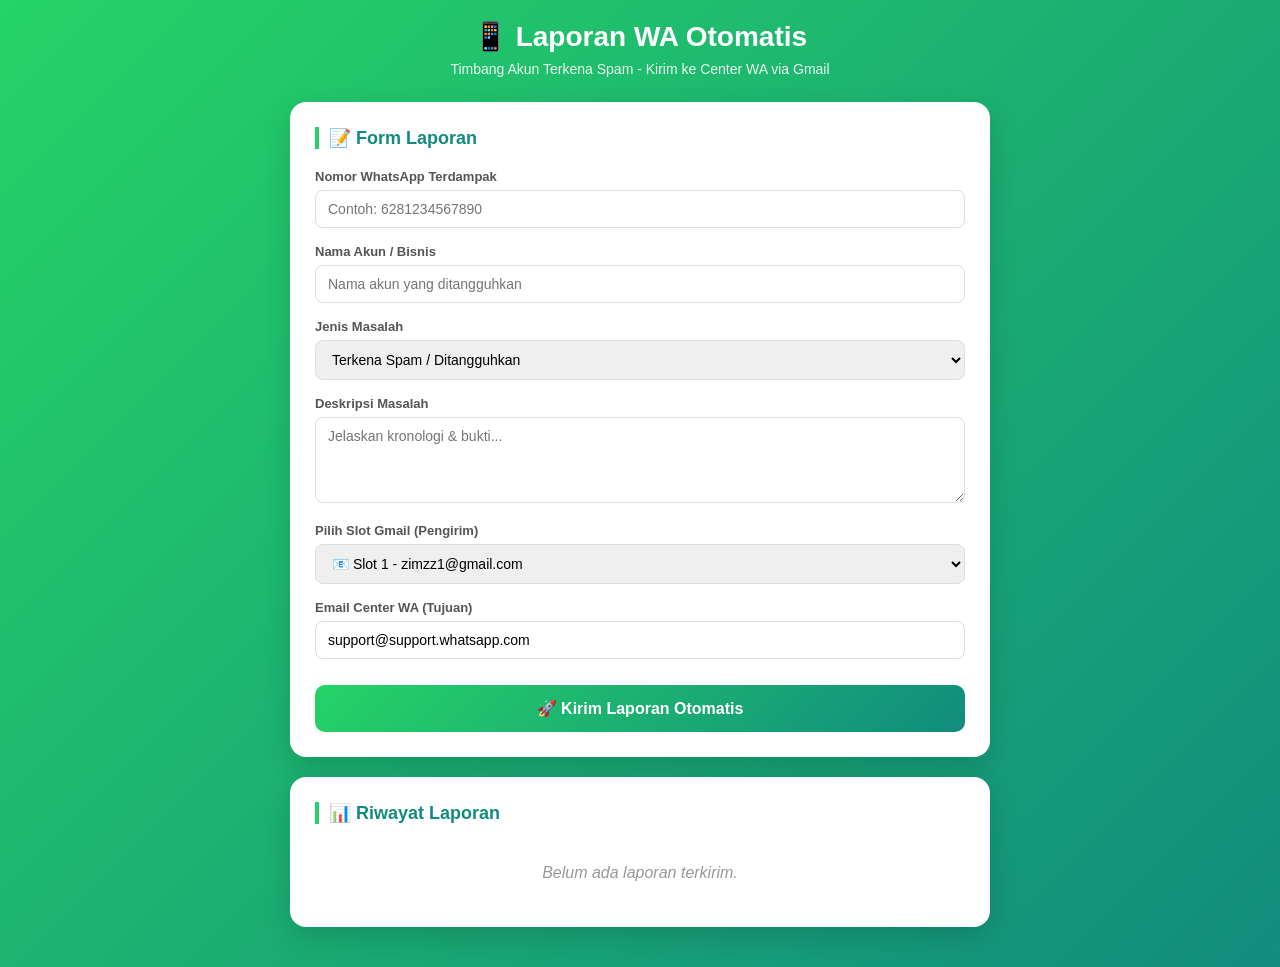
<file: index.html>
<!DOCTYPE html>
<html lang="id">
<head>
  <meta charset="UTF-8">
  <meta name="viewport" content="width=device-width, initial-scale=1.0">
  <title>Laporan WA Otomatis - Timbang Akun</title>
  <link rel="stylesheet" href="style.css">
</head>
<body>
  <div class="container">
    <header>
      <h1>📱 Laporan WA Otomatis</h1>
      <p class="subtitle">Timbang Akun Terkena Spam - Kirim ke Center WA via Gmail</p>
    </header>

    <div class="card">
      <h2>📝 Form Laporan</h2>
      
      <div class="form-group">
        <label>Nomor WhatsApp Terdampak</label>
        <input type="text" id="waNumber" placeholder="Contoh: 6281234567890" required>
      </div>

      <div class="form-group">
        <label>Nama Akun / Bisnis</label>
        <input type="text" id="accountName" placeholder="Nama akun yang ditangguhkan" required>
      </div>

      <div class="form-group">
        <label>Jenis Masalah</label>
        <select id="issueType">
          <option value="spam">Terkena Spam / Ditangguhkan</option>
          <option value="banned">Akun Dibanned</option>
          <option value="limited">Dibatasi Sementara</option>
        </select>
      </div>

      <div class="form-group">
        <label>Deskripsi Masalah</label>
        <textarea id="description" rows="4" placeholder="Jelaskan kronologi & bukti..." required></textarea>
      </div>

      <div class="form-group">
        <label>Pilih Slot Gmail (Pengirim)</label>
        <select id="gmailSlot">
          <option value="slot1">📧 Slot 1 - zimzz1@gmail.com</option>
          <option value="slot2">📧 Slot 2 - zimzz2@gmail.com</option>
          <option value="slot3">📧 Slot 3 - zimzz3@gmail.com</option>
        </select>
      </div>

      <div class="form-group">
        <label>Email Center WA (Tujuan)</label>
        <input type="email" id="targetEmail" value="support@support.whatsapp.com" readonly>
      </div>

      <button id="sendBtn" class="btn-primary">🚀 Kirim Laporan Otomatis</button>
      
      <div id="status" class="status"></div>
    </div>

    <div class="card">
      <h2>📊 Riwayat Laporan</h2>
      <div id="history" class="history">
        <p class="empty">Belum ada laporan terkirim.</p>
      </div>
    </div>
  </div>

  <script src="script.js"></script>
</body>
</html>
</file>
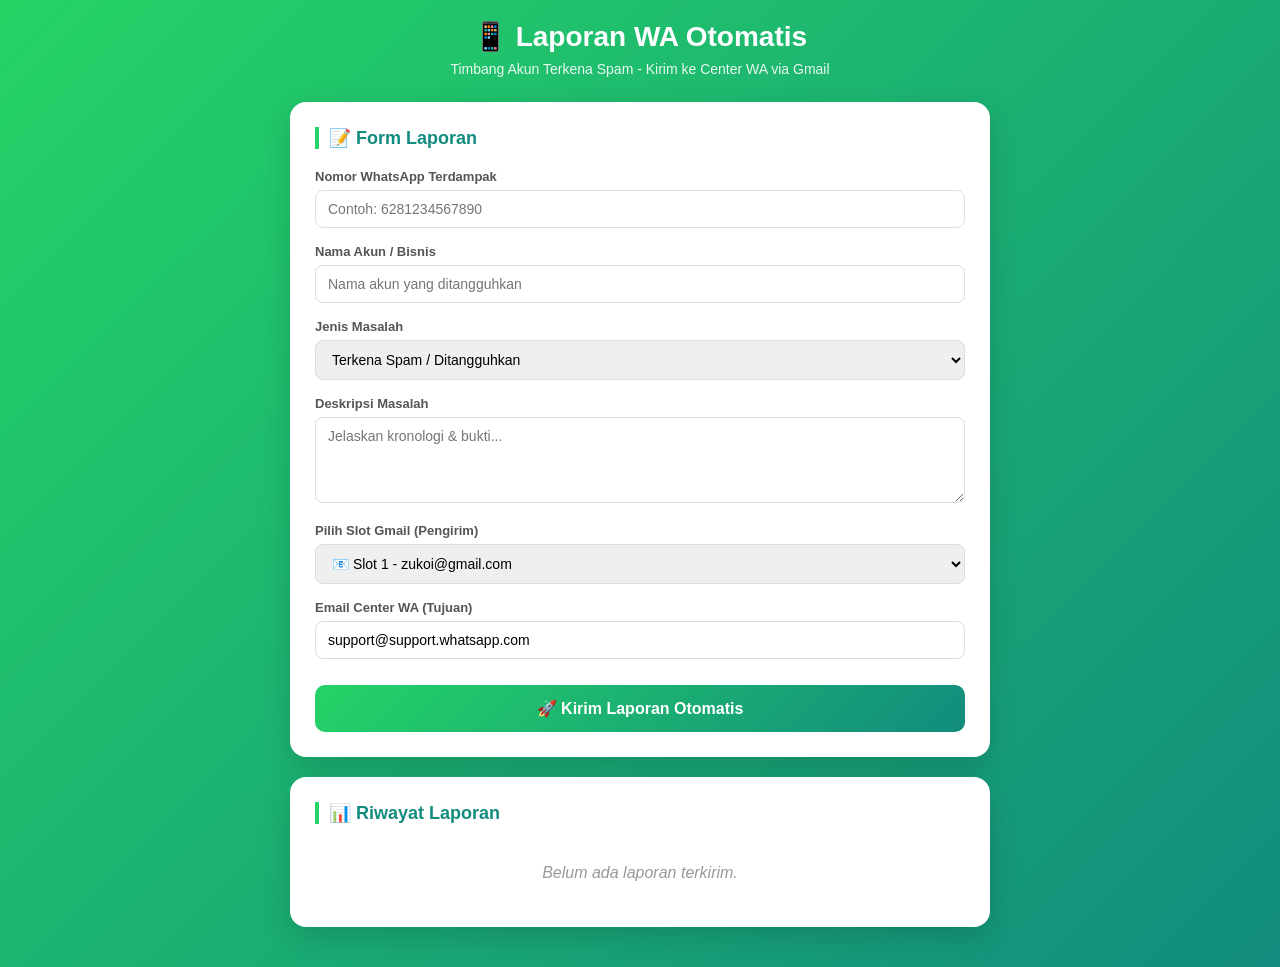
<file: idex.html>
<!DOCTYPE html>
<html lang="id">
<head>
  <meta charset="UTF-8">
  <meta name="viewport" content="width=device-width, initial-scale=1.0">
  <title>Laporan WA Otomatis - Timbang Akun</title>
  <link rel="stylesheet" href="style.css">
</head>
<body>
  <div class="container">
    <header>
      <h1>📱 Laporan WA Otomatis</h1>
      <p class="subtitle">Timbang Akun Terkena Spam - Kirim ke Center WA via Gmail</p>
    </header>

    <div class="card">
      <h2>📝 Form Laporan</h2>
      
      <div class="form-group">
        <label>Nomor WhatsApp Terdampak</label>
        <input type="text" id="waNumber" placeholder="Contoh: 6281234567890" required>
      </div>

      <div class="form-group">
        <label>Nama Akun / Bisnis</label>
        <input type="text" id="accountName" placeholder="Nama akun yang ditangguhkan" required>
      </div>

      <div class="form-group">
        <label>Jenis Masalah</label>
        <select id="issueType">
          <option value="spam">Terkena Spam / Ditangguhkan</option>
          <option value="banned">Akun Dibanned</option>
          <option value="limited">Dibatasi Sementara</option>
        </select>
      </div>

      <div class="form-group">
        <label>Deskripsi Masalah</label>
        <textarea id="description" rows="4" placeholder="Jelaskan kronologi & bukti..." required></textarea>
      </div>

      <div class="form-group">
        <label>Pilih Slot Gmail (Pengirim)</label>
        <select id="gmailSlot">
          <option value="slot1">📧 Slot 1 - zukoi@gmail.com</option>
          <option value="slot2">📧 Slot 2 - zimzz@gmail.com</option>
          <option value="slot3">📧 Slot 3 - persib@gmail.id</option>
        </select>
      </div>

      <div class="form-group">
        <label>Email Center WA (Tujuan)</label>
        <input type="email" id="targetEmail" value="support@support.whatsapp.com" readonly>
      </div>

      <button id="sendBtn" class="btn-primary">🚀 Kirim Laporan Otomatis</button>
      
      <div id="status" class="status"></div>
    </div>

    <div class="card">
      <h2>📊 Riwayat Laporan</h2>
      <div id="history" class="history">
        <p class="empty">Belum ada laporan terkirim.</p>
      </div>
    </div>
  </div>

  <script src="script.js"></script>
</body>
</html>
</file>
<file: style.css>
* {
  margin: 0;
  padding: 0;
  box-sizing: border-box;
  font-family: 'Segoe UI', Tahoma, sans-serif;
}

body {
  background: linear-gradient(135deg, #25D366 0%, #128C7E 100%);
  min-height: 100vh;
  padding: 20px;
  color: #333;
}

.container {
  max-width: 700px;
  margin: 0 auto;
}

header {
  text-align: center;
  color: white;
  margin-bottom: 25px;
}

header h1 {
  font-size: 28px;
  margin-bottom: 8px;
}

.subtitle {
  font-size: 14px;
  opacity: 0.9;
}

.card {
  background: white;
  border-radius: 16px;
  padding: 25px;
  margin-bottom: 20px;
  box-shadow: 0 10px 30px rgba(0,0,0,0.15);
}

.card h2 {
  font-size: 18px;
  margin-bottom: 20px;
  color: #128C7E;
  border-left: 4px solid #25D366;
  padding-left: 10px;
}

.form-group {
  margin-bottom: 16px;
}

.form-group label {
  display: block;
  font-size: 13px;
  font-weight: 600;
  margin-bottom: 6px;
  color: #555;
}

.form-group input,
.form-group select,
.form-group textarea {
  width: 100%;
  padding: 10px 12px;
  border: 1.5px solid #ddd;
  border-radius: 8px;
  font-size: 14px;
  transition: all 0.2s;
}

.form-group input:focus,
.form-group select:focus,
.form-group textarea:focus {
  outline: none;
  border-color: #25D366;
  box-shadow: 0 0 0 3px rgba(37, 211, 102, 0.1);
}

.btn-primary {
  width: 100%;
  padding: 14px;
  background: linear-gradient(135deg, #25D366, #128C7E);
  color: white;
  border: none;
  border-radius: 10px;
  font-size: 16px;
  font-weight: 700;
  cursor: pointer;
  transition: transform 0.2s;
  margin-top: 10px;
}

.btn-primary:hover:not(:disabled) {
  transform: translateY(-2px);
  box-shadow: 0 5px 15px rgba(37, 211, 102, 0.4);
}

.btn-primary:disabled {
  opacity: 0.6;
  cursor: not-allowed;
}

.status {
  margin-top: 15px;
  padding: 12px;
  border-radius: 8px;
  font-size: 14px;
  text-align: center;
  display: none;
}

.status.success {
  display: block;
  background: #d4edda;
  color: #155724;
  border: 1px solid #c3e6cb;
}

.status.error {
  display: block;
  background: #f8d7da;
  color: #721c24;
  border: 1px solid #f5c6cb;
}

.status.loading {
  display: block;
  background: #fff3cd;
  color: #856404;
  border: 1px solid #ffeeba;
}

.history .empty {
  color: #999;
  text-align: center;
  font-style: italic;
  padding: 20px;
}

.history-item {
  padding: 12px;
  border-radius: 8px;
  background: #f8f9fa;
  margin-bottom: 10px;
  font-size: 13px;
  border-left: 3px solid #25D366;
}

.history-item .meta {
  color: #666;
  font-size: 11px;
  margin-bottom: 4px;
}
</file>
